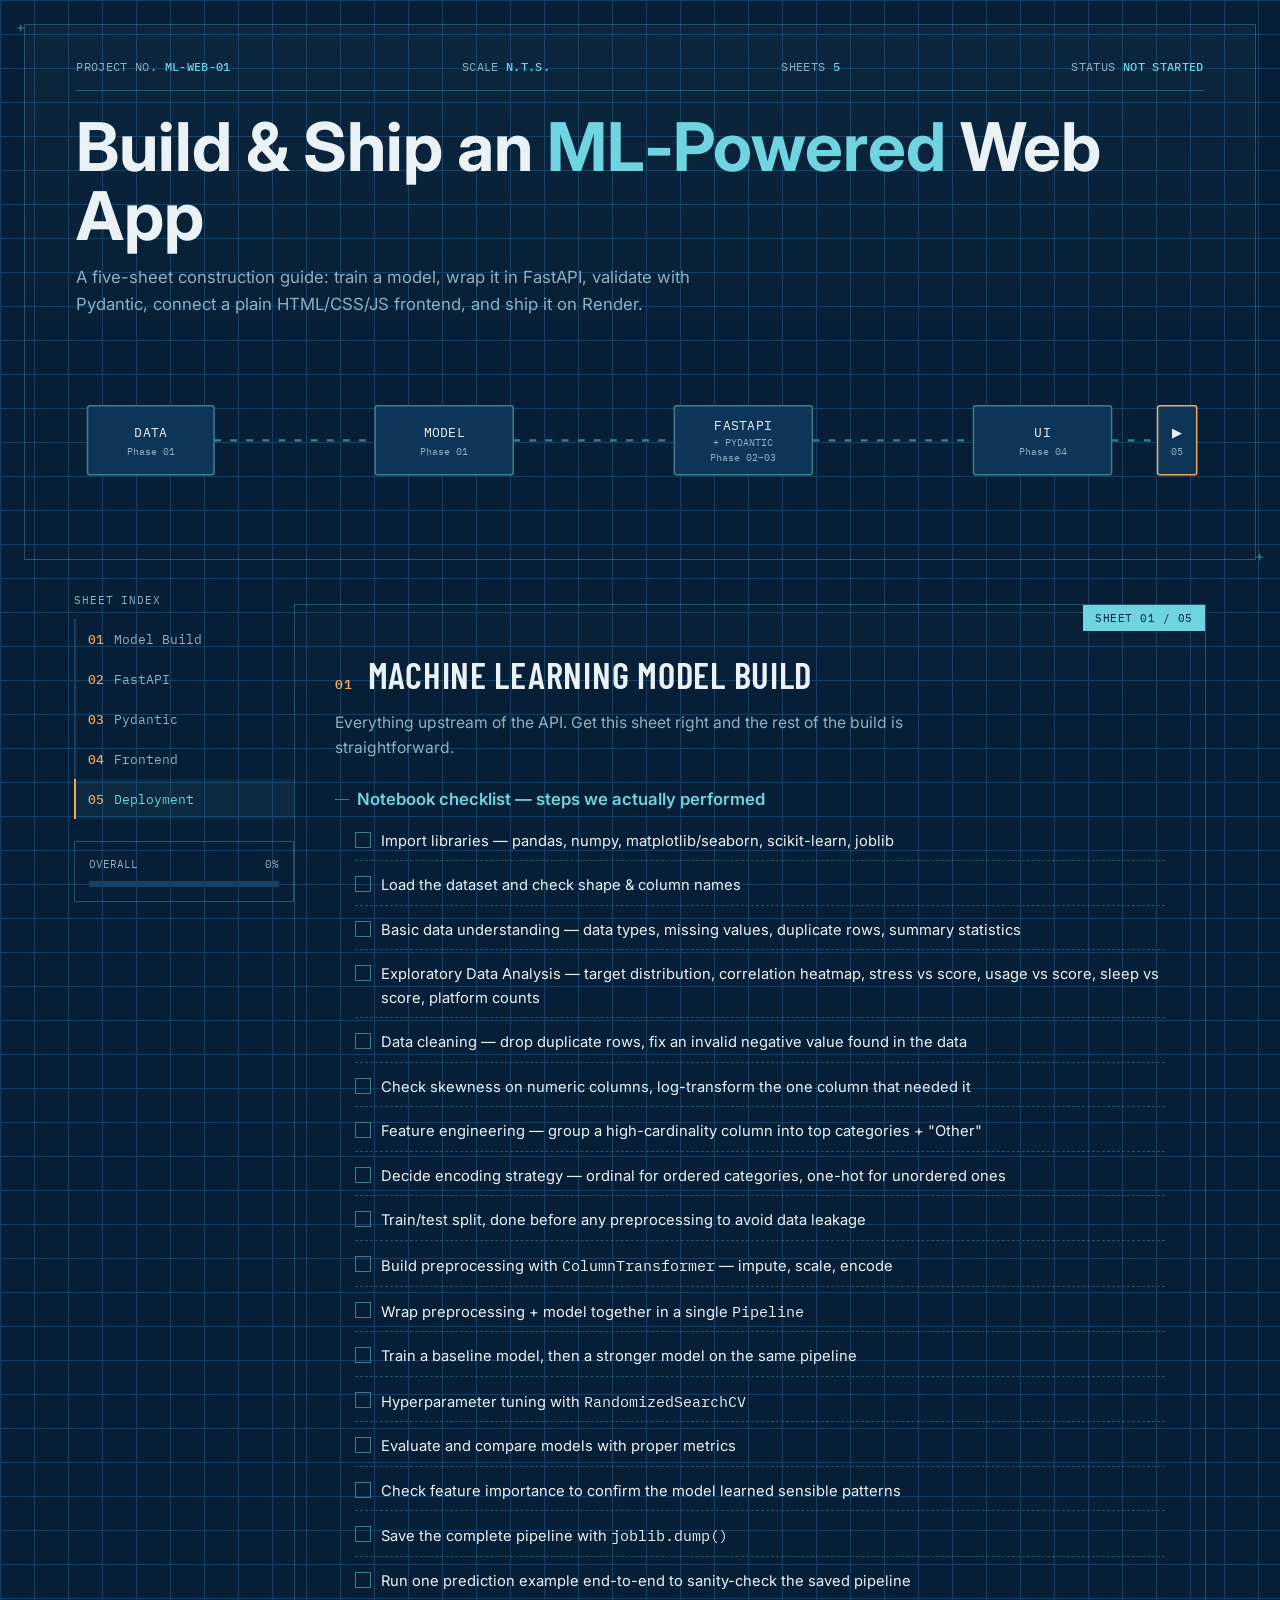
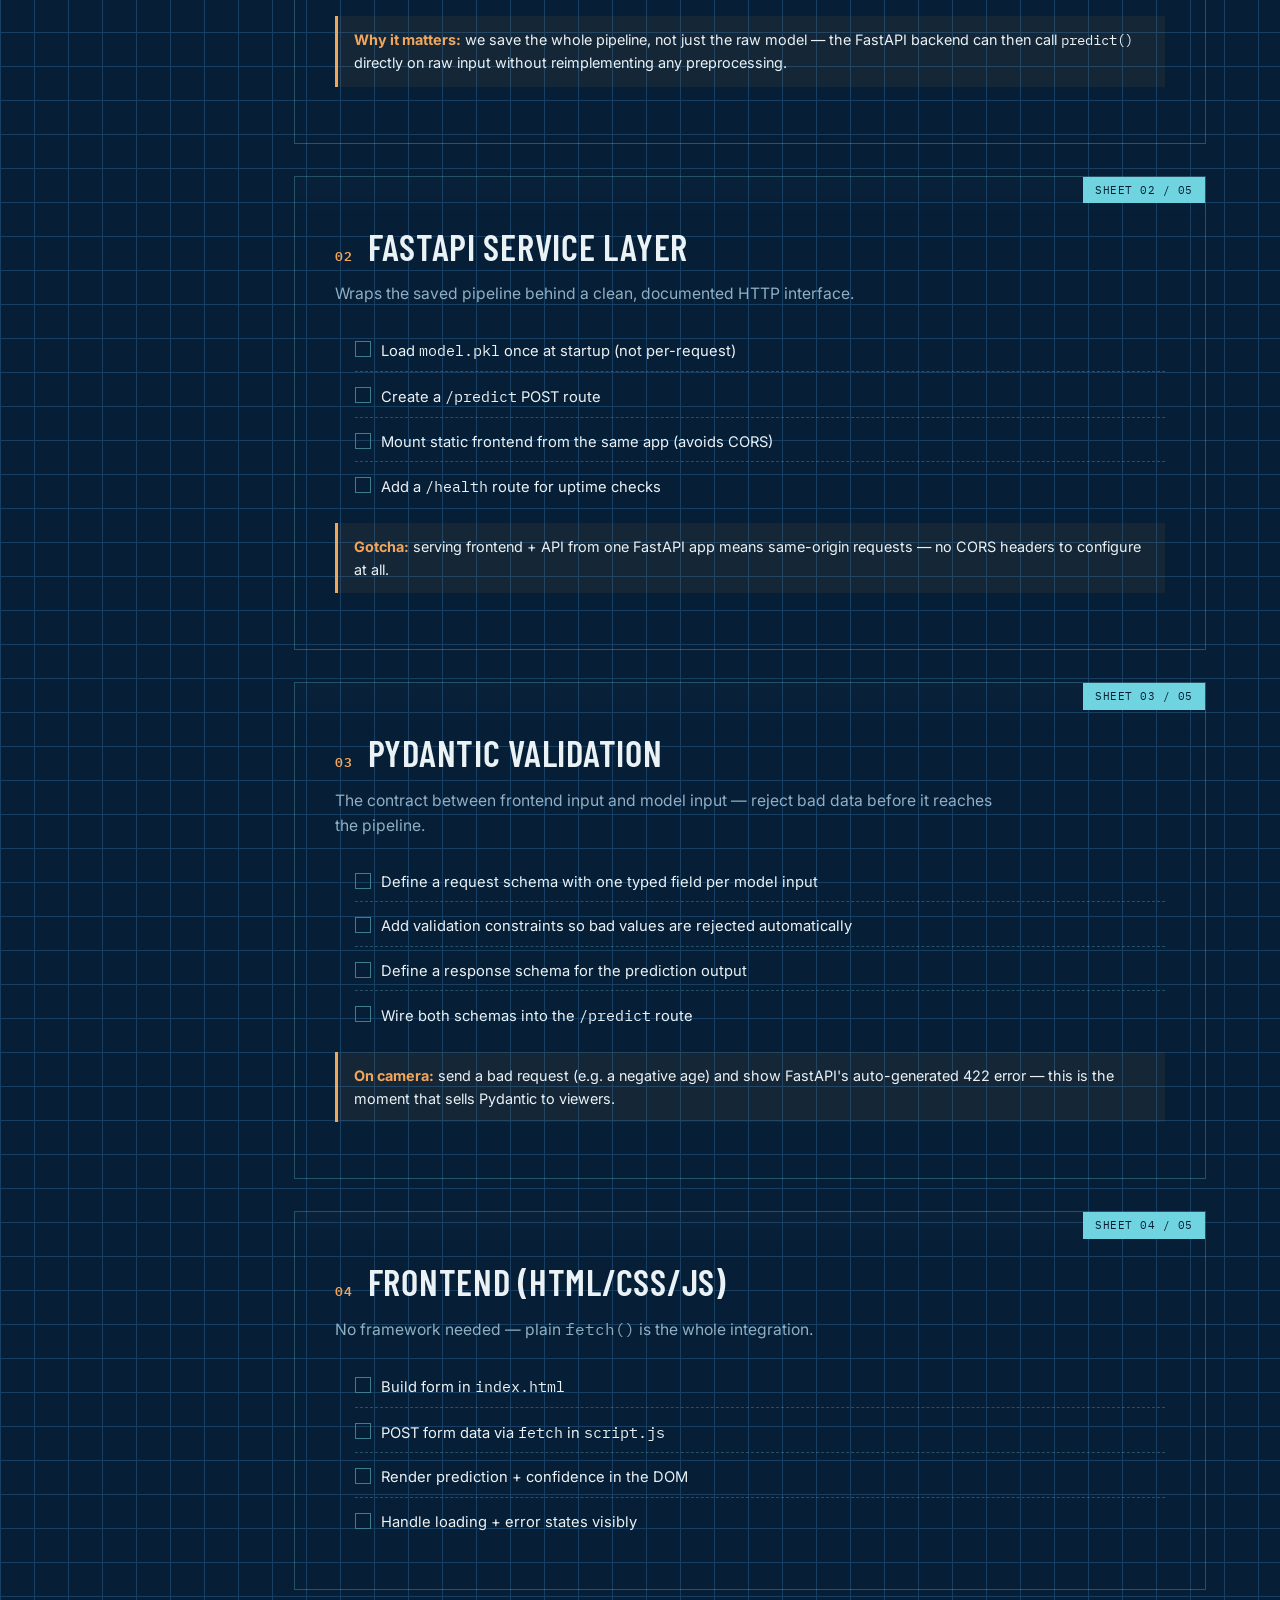
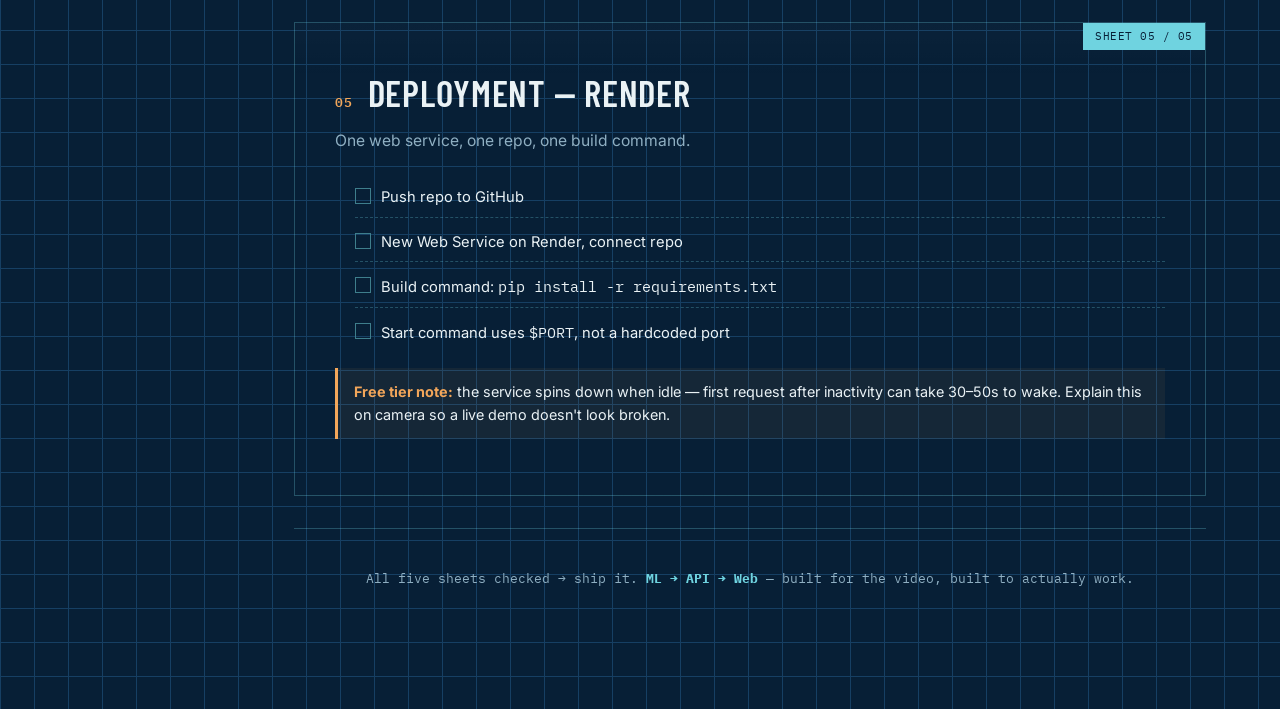
<file: MLProject.html>
<!DOCTYPE html>
<html lang="en">
<head>
<meta charset="UTF-8">
<meta name="viewport" content="width=device-width, initial-scale=1.0">
<title>ML → API → Web — Build Blueprint</title>
<link rel="preconnect" href="https://fonts.googleapis.com">
<link href="https://fonts.googleapis.com/css2?family=Barlow+Condensed:wght@500;600;700&family=Inter:wght@400;500;600&family=IBM+Plex+Mono:wght@400;500&display=swap" rel="stylesheet">
<style>
  :root{
    --navy:#0A2E4D;
    --navy-deep:#071F36;
    --grid:#163F63;
    --cyan:#6FD3E0;
    --cyan-dim:#3E7E8C;
    --paper:#EAF2F5;
    --slate:#8FAFC2;
    --amber:#F2A65A;
    --sheet:#0D3557;
    --line:rgba(111,211,224,0.28);
  }
  *{box-sizing:border-box; margin:0; padding:0;}
  html{scroll-behavior:smooth;}
  body{
    background:var(--navy-deep);
    background-image:
      linear-gradient(var(--grid) 1px, transparent 1px),
      linear-gradient(90deg, var(--grid) 1px, transparent 1px);
    background-size:34px 34px;
    color:var(--paper);
    font-family:'Inter', sans-serif;
    line-height:1.6;
  }
  ::selection{background:var(--amber); color:var(--navy-deep);}
  a{color:var(--cyan);}

  .display{font-family:'Barlow Condensed', sans-serif; text-transform:uppercase; letter-spacing:0.04em;}
  code, .mono{font-family:'IBM Plex Mono', monospace;}

  /* ===== Title block / hero ===== */
  .titleblock{
    border:1px solid var(--line);
    margin:24px;
    padding:32px clamp(20px,4vw,56px);
    position:relative;
    background:linear-gradient(180deg, rgba(111,211,224,0.04), transparent 60%);
  }
  .titleblock::before, .titleblock::after{
    content:'+'; position:absolute; color:var(--cyan-dim); font-size:14px;
  }
  .titleblock::before{top:-9px; left:-9px;}
  .titleblock::after{bottom:-9px; right:-9px;}
  .stamp-row{
    display:flex; justify-content:space-between; flex-wrap:wrap; gap:12px;
    font-family:'IBM Plex Mono', monospace; font-size:12px; color:var(--slate);
    border-bottom:1px solid var(--line); padding-bottom:14px; margin-bottom:22px;
    letter-spacing:0.03em;
  }
  .stamp-row span b{color:var(--cyan); font-weight:500;}
  h1.proj-title{
    font-size:clamp(2.2rem, 5.5vw, 4.2rem);
    line-height:1.02; font-weight:700; color:var(--paper);
  }
  h1.proj-title em{color:var(--cyan); font-style:normal;}
  .proj-sub{color:var(--slate); font-size:1.05rem; margin-top:14px; max-width:640px;}

  /* ===== schematic pipeline ===== */
  .schematic{margin-top:36px; overflow-x:auto;}
  .schematic svg{width:100%; min-width:560px; height:auto; display:block;}
  .flow-line{stroke:var(--cyan-dim); stroke-width:2; fill:none; stroke-dasharray:6 8;
    animation:flow 1.6s linear infinite;}
  @keyframes flow{to{stroke-dashoffset:-56;}}
  .node-box{fill:var(--sheet); stroke:var(--cyan-dim); stroke-width:1.3;}
  .node-box.active{stroke:var(--amber);}
  .node-label{font-family:'IBM Plex Mono', monospace; font-size:11px; fill:var(--paper); letter-spacing:0.02em;}
  .node-sub{font-family:'IBM Plex Mono', monospace; font-size:9px; fill:var(--slate);}

  /* ===== layout ===== */
  .layout{display:grid; grid-template-columns:220px 1fr; gap:0; max-width:1180px; margin:0 auto; padding:0 24px 80px;}
  @media (max-width:860px){ .layout{grid-template-columns:1fr;} }

  /* sidebar */
  .sidebar{position:sticky; top:20px; align-self:start; height:fit-content; padding-top:8px;}
  @media (max-width:860px){
    .sidebar{position:relative; top:0; display:flex; overflow-x:auto; gap:8px; padding:12px 0; margin-bottom:8px;}
  }
  .sheet-index{font-family:'IBM Plex Mono', monospace; font-size:11px; color:var(--slate); text-transform:uppercase; letter-spacing:0.08em; margin-bottom:10px;}
  .nav-item{
    display:flex; align-items:center; gap:10px;
    padding:10px 12px; border-left:2px solid var(--grid);
    font-family:'IBM Plex Mono', monospace; font-size:12.5px; color:var(--slate);
    cursor:pointer; text-decoration:none; transition:.15s;
    white-space:nowrap;
  }
  .nav-item:hover{color:var(--paper); border-left-color:var(--cyan-dim);}
  .nav-item.active{color:var(--cyan); border-left-color:var(--amber); background:rgba(111,211,224,0.06);}
  .nav-item .num{color:var(--amber); font-weight:500;}
  .progress-wrap{margin-top:22px; padding:14px; border:1px solid var(--line);}
  .progress-wrap .label{font-family:'IBM Plex Mono', monospace; font-size:10.5px; color:var(--slate); display:flex; justify-content:space-between; margin-bottom:8px;}
  .progress-bar{height:6px; background:var(--grid); position:relative; overflow:hidden;}
  .progress-fill{height:100%; background:var(--amber); width:0%; transition:width .35s ease;}

  /* main sheets */
  .sheet{
    border:1px solid var(--line); margin:20px 0 32px; padding:clamp(20px,3.5vw,40px);
    position:relative; scroll-margin-top:20px;
    background:linear-gradient(180deg, rgba(255,255,255,0.015), transparent 12%);
  }
  .sheet-corner{
    position:absolute; top:0; right:0; font-family:'IBM Plex Mono', monospace;
    font-size:10.5px; color:var(--navy-deep); background:var(--cyan);
    padding:5px 12px; letter-spacing:0.05em;
  }
  .sheet h2{
    font-family:'Barlow Condensed', sans-serif; text-transform:uppercase; letter-spacing:0.02em;
    font-size:clamp(1.6rem,3vw,2.3rem); color:var(--paper); font-weight:600;
    display:flex; align-items:baseline; gap:14px; margin-bottom:6px;
  }
  .sheet h2 .tag{font-family:'IBM Plex Mono',monospace; font-size:13px; color:var(--amber); letter-spacing:0.1em;}
  .sheet .deck{color:var(--slate); font-size:.98rem; margin-bottom:26px; max-width:680px;}
  .sheet h3{font-size:1.05rem; color:var(--cyan); font-weight:600; margin:26px 0 10px; display:flex; align-items:center; gap:8px;}
  .sheet h3::before{content:''; width:14px; height:1px; background:var(--cyan-dim); display:inline-block;}
  .sheet p{color:var(--paper); font-size:.95rem; margin-bottom:10px; max-width:700px;}
  .sheet ul{margin:8px 0 8px 20px; color:var(--paper); font-size:.94rem;}
  .sheet ul li{margin-bottom:6px;}
  .sheet ul li b{color:var(--cyan);}

  /* checklist */
  .checklist{list-style:none; margin:12px 0 4px; padding:0;}
  .checklist li{
    display:flex; align-items:flex-start; gap:10px; padding:7px 0;
    border-bottom:1px dashed var(--line); font-size:.92rem;
  }
  .checklist li:last-child{border-bottom:none;}
  .checklist input[type=checkbox]{
    appearance:none; width:16px; height:16px; min-width:16px; margin-top:2px;
    border:1px solid var(--cyan-dim); background:transparent; cursor:pointer; position:relative;
  }
  .checklist input[type=checkbox]:checked{background:var(--amber); border-color:var(--amber);}
  .checklist input[type=checkbox]:checked::after{
    content:'✓'; position:absolute; top:-3px; left:2px; font-size:12px; color:var(--navy-deep);
  }
  .checklist label{cursor:pointer;}
  .checklist li.done label{color:var(--slate); text-decoration:line-through;}

  /* code blocks */
  .code-wrap{position:relative; margin:14px 0 18px;}
  pre{
    background:var(--navy-deep); border:1px solid var(--line); padding:16px 18px;
    overflow-x:auto; font-size:.83rem; color:#CFE9EE; border-left:3px solid var(--cyan-dim);
  }
  .copy-btn{
    position:absolute; top:8px; right:8px; font-family:'IBM Plex Mono',monospace; font-size:10.5px;
    background:var(--sheet); color:var(--slate); border:1px solid var(--line);
    padding:4px 9px; cursor:pointer; letter-spacing:.04em; transition:.15s;
  }
  .copy-btn:hover{color:var(--cyan); border-color:var(--cyan-dim);}
  .copy-btn.copied{color:var(--amber); border-color:var(--amber);}

  /* accordion */
  .accordion{border:1px solid var(--line); margin:14px 0;}
  .accordion-head{
    display:flex; justify-content:space-between; align-items:center; cursor:pointer;
    padding:12px 16px; font-family:'IBM Plex Mono', monospace; font-size:.85rem; color:var(--cyan);
    user-select:none;
  }
  .accordion-head .plus{color:var(--amber); transition:transform .2s;}
  .accordion.open .plus{transform:rotate(45deg);}
  .accordion-body{max-height:0; overflow:hidden; transition:max-height .3s ease; padding:0 16px;}
  .accordion.open .accordion-body{padding:4px 16px 16px;}

  /* tabs */
  .tabs{display:flex; gap:4px; margin:16px 0 0; flex-wrap:wrap;}
  .tab-btn{
    font-family:'IBM Plex Mono',monospace; font-size:.78rem; padding:8px 14px;
    background:var(--sheet); color:var(--slate); border:1px solid var(--line); cursor:pointer;
  }
  .tab-btn.active{color:var(--navy-deep); background:var(--cyan); border-color:var(--cyan);}
  .tab-panel{display:none; border:1px solid var(--line); border-top:none; padding:16px;}
  .tab-panel.active{display:block;}

  .callout{
    border-left:3px solid var(--amber); background:rgba(242,166,90,0.06);
    padding:12px 16px; margin:16px 0; font-size:.9rem; color:var(--paper);
  }
  .callout b{color:var(--amber);}

  footer{
    text-align:center; padding:40px 24px; color:var(--slate); font-family:'IBM Plex Mono', monospace;
    font-size:.8rem; border-top:1px solid var(--line); margin-top:20px;
  }
  footer b{color:var(--cyan);}
</style>
</head>
<body>

<div class="titleblock">
  <div class="stamp-row">
    <span>PROJECT NO. <b>ML-WEB-01</b></span>
    <span>SCALE <b>N.T.S.</b></span>
    <span>SHEETS <b id="sheetCountLabel">5</b></span>
    <span>STATUS <b id="statusStamp">IN PROGRESS</b></span>
  </div>
  <h1 class="proj-title">Build &amp; Ship an <em>ML‑Powered</em> Web App</h1>
  <p class="proj-sub">A five-sheet construction guide: train a model, wrap it in FastAPI, validate with Pydantic, connect a plain HTML/CSS/JS frontend, and ship it on Render.</p>

  <div class="schematic">
    <svg viewBox="0 0 980 150" id="pipelineSvg">
      <!-- connecting lines -->
      <path class="flow-line" d="M120,75 L260,75"></path>
      <path class="flow-line" d="M380,75 L520,75"></path>
      <path class="flow-line" d="M640,75 L780,75"></path>
      <path class="flow-line" d="M900,75 L940,75"></path>
      <!-- nodes -->
      <g id="node-0"><rect class="node-box" x="10" y="45" width="110" height="60" rx="2"></rect>
        <text class="node-label" x="65" y="72" text-anchor="middle">DATA</text>
        <text class="node-sub" x="65" y="88" text-anchor="middle">Phase 01</text></g>
      <g id="node-1"><rect class="node-box" x="260" y="45" width="120" height="60" rx="2"></rect>
        <text class="node-label" x="320" y="72" text-anchor="middle">MODEL</text>
        <text class="node-sub" x="320" y="88" text-anchor="middle">Phase 01</text></g>
      <g id="node-2"><rect class="node-box" x="520" y="45" width="120" height="60" rx="2"></rect>
        <text class="node-label" x="580" y="66" text-anchor="middle">FASTAPI</text>
        <text class="node-sub" x="580" y="80" text-anchor="middle">+ PYDANTIC</text>
        <text class="node-sub" x="580" y="93" text-anchor="middle">Phase 02–03</text></g>
      <g id="node-3"><rect class="node-box" x="780" y="45" width="120" height="60" rx="2"></rect>
        <text class="node-label" x="840" y="72" text-anchor="middle">UI</text>
        <text class="node-sub" x="840" y="88" text-anchor="middle">Phase 04</text></g>
      <g id="node-4"><rect class="node-box" x="940" y="45" width="34" height="60" rx="2"></rect>
        <text class="node-label" x="957" y="72" text-anchor="middle" font-size="9">▶</text>
        <text class="node-sub" x="957" y="88" text-anchor="middle">05</text></g>
    </svg>
  </div>
</div>

<div class="layout">
  <aside class="sidebar">
    <div class="sheet-index">Sheet Index</div>
    <a class="nav-item" data-target="phase1"><span class="num">01</span> Model Build</a>
    <a class="nav-item" data-target="phase2"><span class="num">02</span> FastAPI</a>
    <a class="nav-item" data-target="phase3"><span class="num">03</span> Pydantic</a>
    <a class="nav-item" data-target="phase4"><span class="num">04</span> Frontend</a>
    <a class="nav-item" data-target="phase5"><span class="num">05</span> Deployment</a>

    <div class="progress-wrap">
      <div class="label"><span>OVERALL</span><span id="overallPct">0%</span></div>
      <div class="progress-bar"><div class="progress-fill" id="overallFill"></div></div>
    </div>
  </aside>

  <main>

    <!-- PHASE 1 -->
    <section class="sheet" id="phase1">
      <div class="sheet-corner">SHEET 01 / 05</div>
      <h2><span class="tag">01</span> Machine Learning Model Build</h2>
      <p class="deck">Everything upstream of the API. Get this sheet right and the rest of the build is straightforward.</p>

      <h3>Notebook checklist — steps we actually performed</h3>
      <ul class="checklist" data-phase="1">
        <li><input type="checkbox" id="c1-1"><label for="c1-1">Import libraries — pandas, numpy, matplotlib/seaborn, scikit-learn, joblib</label></li>
        <li><input type="checkbox" id="c1-2"><label for="c1-2">Load the dataset and check shape &amp; column names</label></li>
        <li><input type="checkbox" id="c1-3"><label for="c1-3">Basic data understanding — data types, missing values, duplicate rows, summary statistics</label></li>
        <li><input type="checkbox" id="c1-4"><label for="c1-4">Exploratory Data Analysis — target distribution, correlation heatmap, stress vs score, usage vs score, sleep vs score, platform counts</label></li>
        <li><input type="checkbox" id="c1-5"><label for="c1-5">Data cleaning — drop duplicate rows, fix an invalid negative value found in the data</label></li>
        <li><input type="checkbox" id="c1-6"><label for="c1-6">Check skewness on numeric columns, log-transform the one column that needed it</label></li>
        <li><input type="checkbox" id="c1-7"><label for="c1-7">Feature engineering — group a high-cardinality column into top categories + "Other"</label></li>
        <li><input type="checkbox" id="c1-8"><label for="c1-8">Decide encoding strategy — ordinal for ordered categories, one-hot for unordered ones</label></li>
        <li><input type="checkbox" id="c1-9"><label for="c1-9">Train/test split, done before any preprocessing to avoid data leakage</label></li>
        <li><input type="checkbox" id="c1-10"><label for="c1-10">Build preprocessing with <code>ColumnTransformer</code> — impute, scale, encode</label></li>
        <li><input type="checkbox" id="c1-11"><label for="c1-11">Wrap preprocessing + model together in a single <code>Pipeline</code></label></li>
        <li><input type="checkbox" id="c1-12"><label for="c1-12">Train a baseline model, then a stronger model on the same pipeline</label></li>
        <li><input type="checkbox" id="c1-13"><label for="c1-13">Hyperparameter tuning with <code>RandomizedSearchCV</code></label></li>
        <li><input type="checkbox" id="c1-14"><label for="c1-14">Evaluate and compare models with proper metrics</label></li>
        <li><input type="checkbox" id="c1-15"><label for="c1-15">Check feature importance to confirm the model learned sensible patterns</label></li>
        <li><input type="checkbox" id="c1-16"><label for="c1-16">Save the complete pipeline with <code>joblib.dump()</code></label></li>
        <li><input type="checkbox" id="c1-17"><label for="c1-17">Run one prediction example end-to-end to sanity-check the saved pipeline</label></li>
      </ul>

      <div class="callout"><b>Why it matters:</b> we save the whole pipeline, not just the raw model — the FastAPI backend can then call <code>predict()</code> directly on raw input without reimplementing any preprocessing.</div>
    </section>

    <!-- PHASE 2 -->
    <section class="sheet" id="phase2">
      <div class="sheet-corner">SHEET 02 / 05</div>
      <h2><span class="tag">02</span> FastAPI Service Layer</h2>
      <p class="deck">Wraps the saved pipeline behind a clean, documented HTTP interface.</p>

      <ul class="checklist" data-phase="2">
        <li><input type="checkbox" id="c2-1"><label for="c2-1">Load <code>model.pkl</code> once at startup (not per-request)</label></li>
        <li><input type="checkbox" id="c2-2"><label for="c2-2">Create a <code>/predict</code> POST route</label></li>
        <li><input type="checkbox" id="c2-3"><label for="c2-3">Mount static frontend from the same app (avoids CORS)</label></li>
        <li><input type="checkbox" id="c2-4"><label for="c2-4">Add a <code>/health</code> route for uptime checks</label></li>
      </ul>

      <div class="callout"><b>Gotcha:</b> serving frontend + API from one FastAPI app means same-origin requests — no CORS headers to configure at all.</div>
    </section>

    <!-- PHASE 3 -->
    <section class="sheet" id="phase3">
      <div class="sheet-corner">SHEET 03 / 05</div>
      <h2><span class="tag">03</span> Pydantic Validation</h2>
      <p class="deck">The contract between frontend input and model input — reject bad data before it reaches the pipeline.</p>

      <ul class="checklist" data-phase="3">
        <li><input type="checkbox" id="c3-1"><label for="c3-1">Define a request schema with one typed field per model input</label></li>
        <li><input type="checkbox" id="c3-2"><label for="c3-2">Add validation constraints so bad values are rejected automatically</label></li>
        <li><input type="checkbox" id="c3-3"><label for="c3-3">Define a response schema for the prediction output</label></li>
        <li><input type="checkbox" id="c3-4"><label for="c3-4">Wire both schemas into the <code>/predict</code> route</label></li>
      </ul>

      <div class="callout"><b>On camera:</b> send a bad request (e.g. a negative age) and show FastAPI's auto-generated 422 error — this is the moment that sells Pydantic to viewers.</div>
    </section>

    <!-- PHASE 4 -->
    <section class="sheet" id="phase4">
      <div class="sheet-corner">SHEET 04 / 05</div>
      <h2><span class="tag">04</span> Frontend (HTML/CSS/JS)</h2>
      <p class="deck">No framework needed — plain <code>fetch()</code> is the whole integration.</p>

      <ul class="checklist" data-phase="4">
        <li><input type="checkbox" id="c4-1"><label for="c4-1">Build form in <code>index.html</code></label></li>
        <li><input type="checkbox" id="c4-2"><label for="c4-2">POST form data via <code>fetch</code> in <code>script.js</code></label></li>
        <li><input type="checkbox" id="c4-3"><label for="c4-3">Render prediction + confidence in the DOM</label></li>
        <li><input type="checkbox" id="c4-4"><label for="c4-4">Handle loading + error states visibly</label></li>
      </ul>

    </section>

    <!-- PHASE 5 -->
    <section class="sheet" id="phase5">
      <div class="sheet-corner">SHEET 05 / 05</div>
      <h2><span class="tag">05</span> Deployment — Render</h2>
      <p class="deck">One web service, one repo, one build command.</p>

      <ul class="checklist" data-phase="5">
        <li><input type="checkbox" id="c5-1"><label for="c5-1">Push repo to GitHub</label></li>
        <li><input type="checkbox" id="c5-2"><label for="c5-2">New Web Service on Render, connect repo</label></li>
        <li><input type="checkbox" id="c5-3"><label for="c5-3">Build command: <code>pip install -r requirements.txt</code></label></li>
        <li><input type="checkbox" id="c5-4"><label for="c5-4">Start command uses <code>$PORT</code>, not a hardcoded port</label></li>
      </ul>

      <div class="callout"><b>Free tier note:</b> the service spins down when idle — first request after inactivity can take 30–50s to wake. Explain this on camera so a live demo doesn't look broken.</div>
    </section>

    <footer>
      All five sheets checked → ship it. <b>ML → API → Web</b> — built for the video, built to actually work.
    </footer>
  </main>
</div>

<script>
(function(){
  // ---- checklist state + progress ----
  const phases = {1:8, 2:4, 3:0, 4:4, 5:4}; // item counts per phase (phase3 has none, counted via itself if added later)
  const allBoxes = Array.from(document.querySelectorAll('.checklist input[type=checkbox]'));

  function updateProgress(){
    const total = allBoxes.length;
    const checked = allBoxes.filter(b => b.checked).length;
    const pct = total ? Math.round((checked/total)*100) : 0;
    document.getElementById('overallPct').textContent = pct + '%';
    document.getElementById('overallFill').style.width = pct + '%';
    document.getElementById('statusStamp').textContent = pct === 100 ? 'COMPLETE' : (pct === 0 ? 'NOT STARTED' : 'IN PROGRESS');
  }

  allBoxes.forEach(box => {
    box.addEventListener('change', () => {
      box.closest('li').classList.toggle('done', box.checked);
      updateProgress();
    });
  });
  updateProgress();

  // ---- copy buttons ----
  document.querySelectorAll('.copy-btn').forEach(btn => {
    btn.addEventListener('click', () => {
      const pre = btn.nextElementSibling;
      navigator.clipboard.writeText(pre.textContent).then(() => {
        btn.textContent = 'COPIED';
        btn.classList.add('copied');
        setTimeout(() => { btn.textContent = 'COPY'; btn.classList.remove('copied'); }, 1400);
      });
    });
  });

  // ---- accordion ----
  document.querySelectorAll('.accordion-head').forEach(head => {
    head.addEventListener('click', () => {
      const acc = head.parentElement;
      const body = acc.querySelector('.accordion-body');
      const isOpen = acc.classList.toggle('open');
      body.style.maxHeight = isOpen ? body.scrollHeight + 'px' : '0px';
    });
  });

  // ---- tabs ----
  document.querySelectorAll('[data-tabgroup]').forEach(group => {
    const buttons = group.querySelectorAll('.tab-btn');
    buttons.forEach(btn => {
      btn.addEventListener('click', () => {
        buttons.forEach(b => b.classList.remove('active'));
        btn.classList.add('active');
        const panels = group.parentElement.querySelectorAll('.tab-panel');
        panels.forEach(p => p.classList.toggle('active', p.dataset.panel === btn.dataset.tab));
      });
    });
  });

  // ---- sidebar nav + scroll spy ----
  const navItems = document.querySelectorAll('.nav-item');
  const sections = Array.from(navItems).map(n => document.getElementById(n.dataset.target));

  navItems.forEach(item => {
    item.addEventListener('click', (e) => {
      e.preventDefault();
      document.getElementById(item.dataset.target).scrollIntoView({behavior:'smooth', block:'start'});
    });
  });

  const observer = new IntersectionObserver((entries) => {
    entries.forEach(entry => {
      if (entry.isIntersecting){
        navItems.forEach(n => n.classList.toggle('active', n.dataset.target === entry.target.id));
        const idx = sections.findIndex(s => s.id === entry.target.id);
        document.querySelectorAll('.node-box').forEach(nb => nb.classList.remove('active'));
        const node = document.getElementById('node-' + Math.min(idx, 4));
        if (node) node.querySelector('.node-box').classList.add('active');
      }
    });
  }, {rootMargin: '-40% 0px -50% 0px'});

  sections.forEach(s => s && observer.observe(s));
})();
</script>

</body>
</html>
</file>
